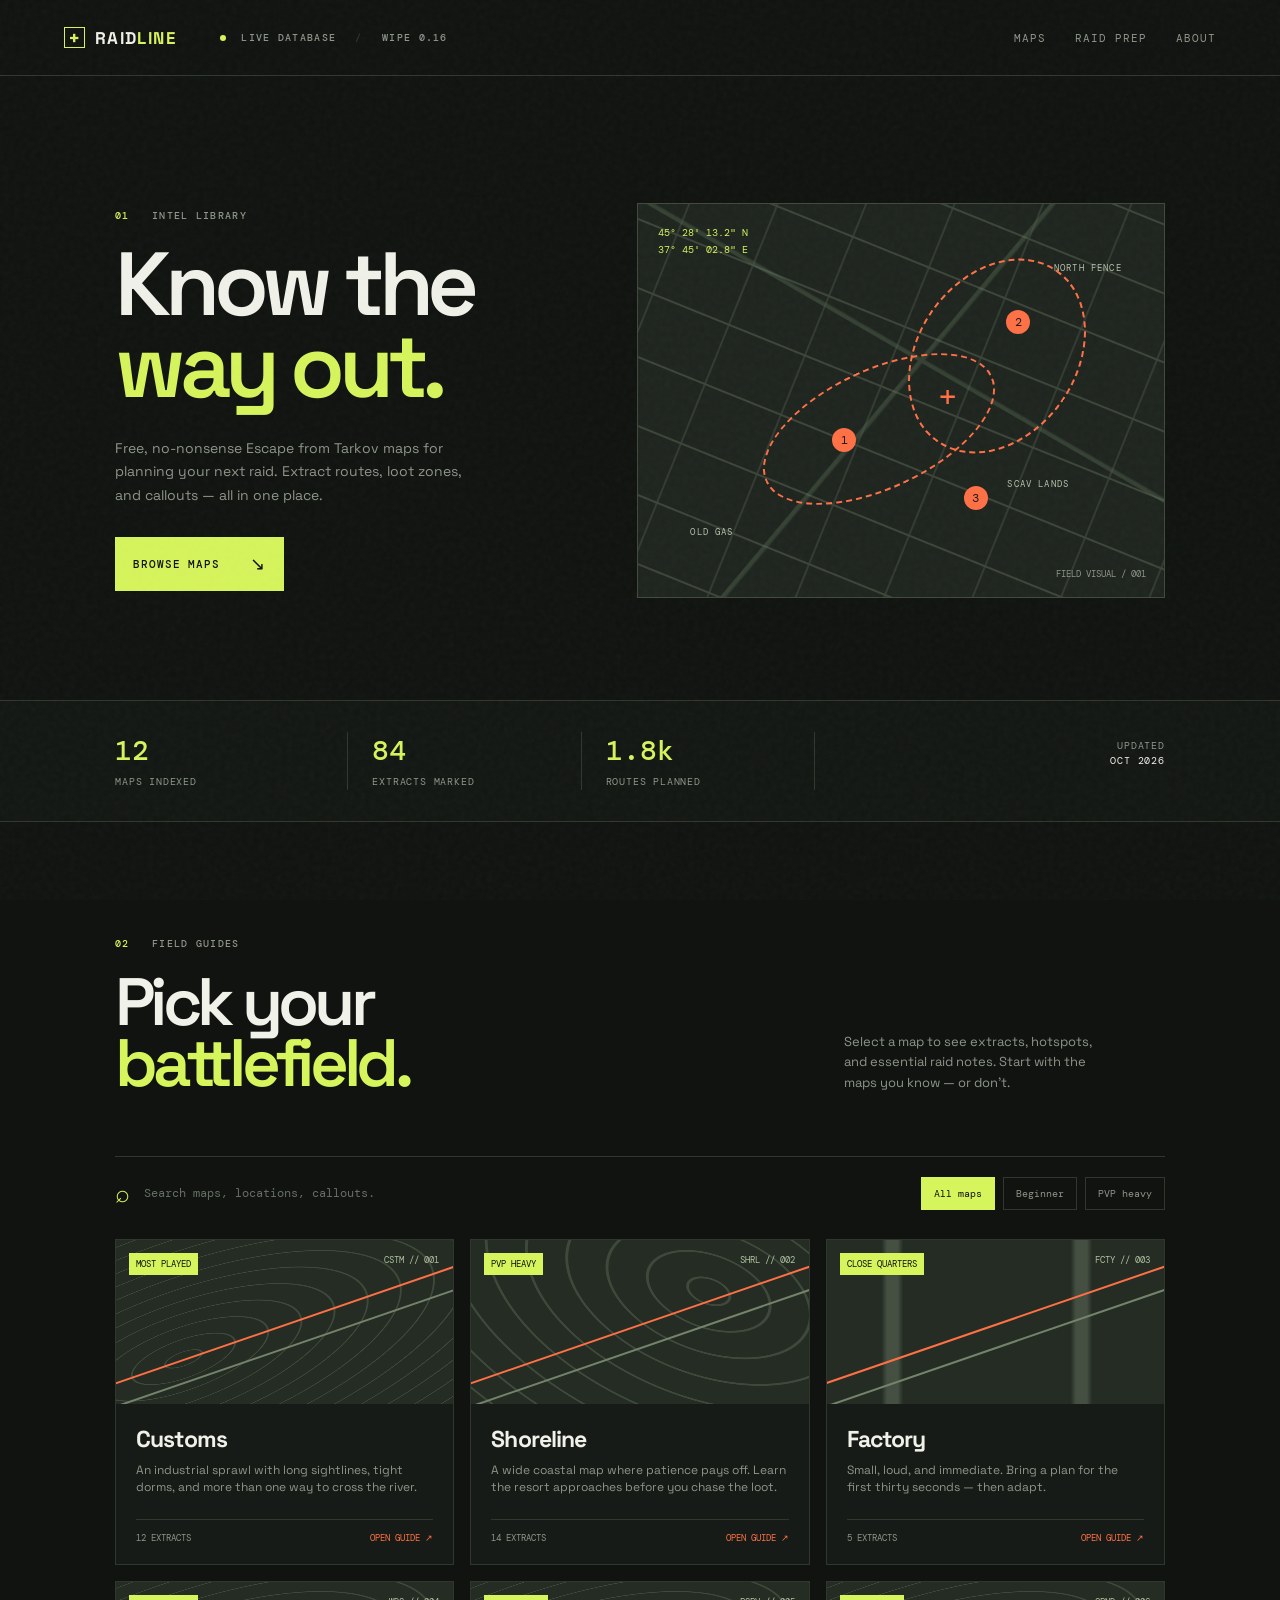
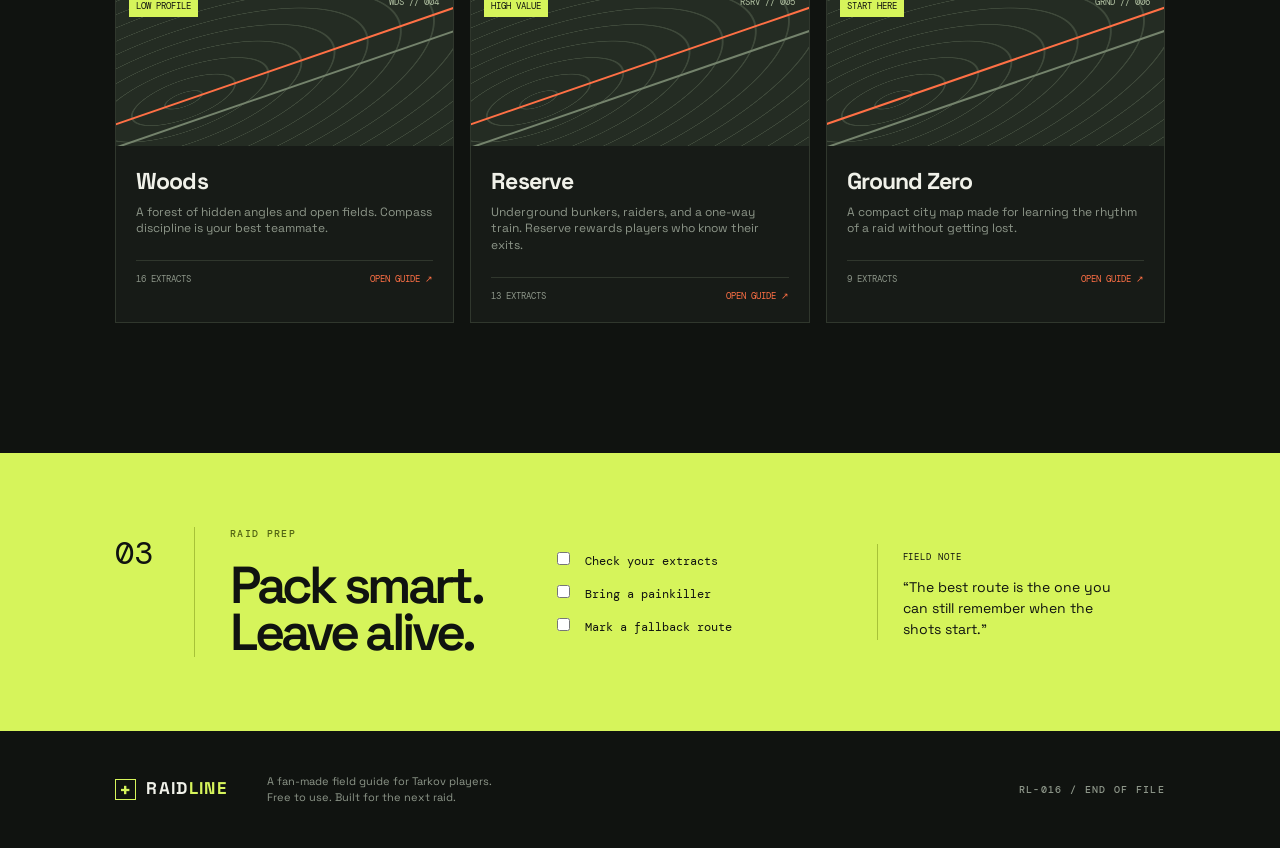
<file: index.html>
<!doctype html>
<html lang="en">
<head>
  <meta charset="UTF-8" />
  <meta name="viewport" content="width=device-width, initial-scale=1.0" />
  <meta name="description" content="Free Escape from Tarkov maps, extracts, loot routes, and raid prep notes." />
  <title>RAIDLINE — Free Tarkov Maps</title>
  <link rel="preconnect" href="https://fonts.googleapis.com" />
  <link rel="preconnect" href="https://fonts.gstatic.com" crossorigin />
  <link href="https://fonts.googleapis.com/css2?family=DM+Mono:wght@400;500&family=Space+Grotesk:wght@400;500;600;700&display=swap" rel="stylesheet" />
  <link rel="stylesheet" href="style.css" />
</head>
<body>
  <div class="noise"></div>
  <header class="topbar">
    <a class="brand" href="#top" aria-label="Raidline home"><span class="brand-mark">+</span><span>RAID<span>LINE</span></span></a>
    <div class="status"><i></i> LIVE DATABASE <span class="slash">/</span> WIPE 0.16</div>
    <nav><a href="#maps">Maps</a><a href="#loadout">Raid prep</a><a href="#about">About</a></nav>
    <button class="menu-btn" aria-label="Open menu">☰</button>
  </header>

  <main id="top">
    <section class="hero">
      <div class="hero-copy">
        <p class="eyebrow"><span>01</span> INTEL LIBRARY</p>
        <h1>Know the<br /><em>way out.</em></h1>
        <p class="intro">Free, no-nonsense Escape from Tarkov maps for planning your next raid. Extract routes, loot zones, and callouts — all in one place.</p>
        <a class="cta" href="#maps">Browse maps <span>↘</span></a>
      </div>
      <div class="hero-visual" aria-label="Stylized topographic map graphic">
        <div class="coordinate">45° 28' 13.2" N<br />37° 45' 02.8" E</div>
        <div class="crosshair">+</div>
        <div class="route route-a"></div><div class="route route-b"></div>
        <div class="pin pin-one">1</div><div class="pin pin-two">2</div><div class="pin pin-three">3</div>
        <span class="map-label label-a">NORTH FENCE</span><span class="map-label label-b">OLD GAS</span><span class="map-label label-c">SCAV LANDS</span>
        <div class="contours"></div>
        <div class="visual-tag">FIELD VISUAL / 001</div>
      </div>
    </section>

    <section class="stats" aria-label="Database stats">
      <div><strong>12</strong><span>MAPS INDEXED</span></div><div><strong>84</strong><span>EXTRACTS MARKED</span></div><div><strong>1.8k</strong><span>ROUTES PLANNED</span></div><div class="stat-note">UPDATED<br /><b>OCT 2026</b></div>
    </section>

    <section class="maps-section" id="maps">
      <div class="section-heading"><div><p class="eyebrow"><span>02</span> FIELD GUIDES</p><h2>Pick your<br /><em>battlefield.</em></h2></div><p class="section-desc">Select a map to see extracts, hotspots, and essential raid notes. Start with the maps you know — or don’t.</p></div>
      <div class="toolbar"><div class="search-wrap"><span>⌕</span><input id="search" type="search" placeholder="Search maps, locations, callouts..." /></div><div class="filters" role="group" aria-label="Filter maps"><button class="filter active" data-filter="all">All maps</button><button class="filter" data-filter="beginner">Beginner</button><button class="filter" data-filter="pvp">PVP heavy</button></div></div>
      <div class="map-grid" id="mapGrid"></div>
      <p class="empty" id="emptyState">No maps match that search.</p>
    </section>

    <section class="prep" id="loadout"><div class="prep-number">03</div><div><p class="eyebrow">RAID PREP</p><h2>Pack smart.<br /><em>Leave alive.</em></h2></div><div class="prep-checks"><label><input type="checkbox" /> <span>Check your extracts</span></label><label><input type="checkbox" /> <span>Bring a painkiller</span></label><label><input type="checkbox" /> <span>Mark a fallback route</span></label></div><div class="prep-tip"><span>FIELD NOTE</span><p>“The best route is the one you can still remember when the shots start.”</p></div></section>
  </main>

  <footer id="about"><div class="brand"><span class="brand-mark">+</span><span>RAID<span>LINE</span></span></div><p>A fan-made field guide for Tarkov players.<br />Free to use. Built for the next raid.</p><span class="footer-code">RL-016 / END OF FILE</span></footer>

  <div class="modal" id="mapModal" aria-hidden="true"><div class="modal-card map-viewer"><button class="close" id="closeModal" aria-label="Close map details">×</button><div class="viewer-head"><div><p class="eyebrow" id="modalType">INTERACTIVE MAP // FREE GUIDE</p><h2 id="modalTitle">Customs</h2></div><div class="viewer-code" id="modalCode">CSTM // 001</div></div><p id="modalBlurb"></p><div class="viewer-layout"><div class="interactive-map" id="interactiveMap" tabindex="0" aria-label="Interactive map viewer"><div class="map-canvas" id="mapCanvas"><div class="map-river"></div><div class="map-road road-one"></div><div class="map-road road-two"></div><div class="map-building b-one"></div><div class="map-building b-two"></div><div class="map-building b-three"></div><div class="map-zone zone-one">DORMS</div><div class="map-zone zone-two">OLD GAS</div><div class="map-zone zone-three">WAREHOUSES</div><div class="marker extract" style="left:13%;top:70%" data-title="Crossroads" data-info="Follow the wall south to reach your extract.">E</div><div class="marker extract" style="left:78%;top:20%" data-title="ZB-1011" data-info="Single-use extract. Check the green flare before committing.">E</div><div class="marker loot" style="left:50%;top:37%" data-title="Dorms — Marked Room" data-info="High-value loot, high-risk approach.">L</div><div class="marker loot" style="left:27%;top:30%" data-title="Warehouse Stash" data-info="Low-profile stash near the blue container.">L</div><div class="marker danger" style="left:64%;top:68%" data-title="Scav Hotspot" data-info="Expect contact around the road bend.">!</div></div><div class="map-crosshair">+</div><div class="zoom-controls"><button id="zoomIn" aria-label="Zoom in">+</button><button id="zoomOut" aria-label="Zoom out">−</button><button id="resetZoom" aria-label="Reset map view">⌂</button></div><div class="zoom-readout" id="zoomReadout">100%</div></div><aside class="viewer-side"><div class="layer-title">MAP LAYERS</div><label><input type="checkbox" class="layer-toggle" data-layer="extract" checked /><i class="legend-dot extract-dot"></i> Extracts <b id="extractCount">02</b></label><label><input type="checkbox" class="layer-toggle" data-layer="loot" checked /><i class="legend-dot loot-dot"></i> Loot zones <b>02</b></label><label><input type="checkbox" class="layer-toggle" data-layer="danger" checked /><i class="legend-dot danger-dot"></i> Danger zones <b>01</b></label><div class="marker-info" id="markerInfo"><span>CLICK A MARKER</span><strong>Explore the map</strong><p>Select an extract, loot spot, or danger marker for field notes.</p></div><div class="viewer-stats"><div><span>EXTRACTS</span><strong id="modalExtracts">12</strong></div><div><span>DIFFICULTY</span><strong id="modalDifficulty">Moderate</strong></div><div><span>BEST FOR</span><strong id="modalBest">First raids</strong></div></div></aside></div><p class="map-hint">DRAG TO PAN <span>•</span> SCROLL TO ZOOM <span>•</span> CLICK MARKERS FOR INTEL</p></div></div>
  <script src="script.js"></script>
</body>
</html>
</file>
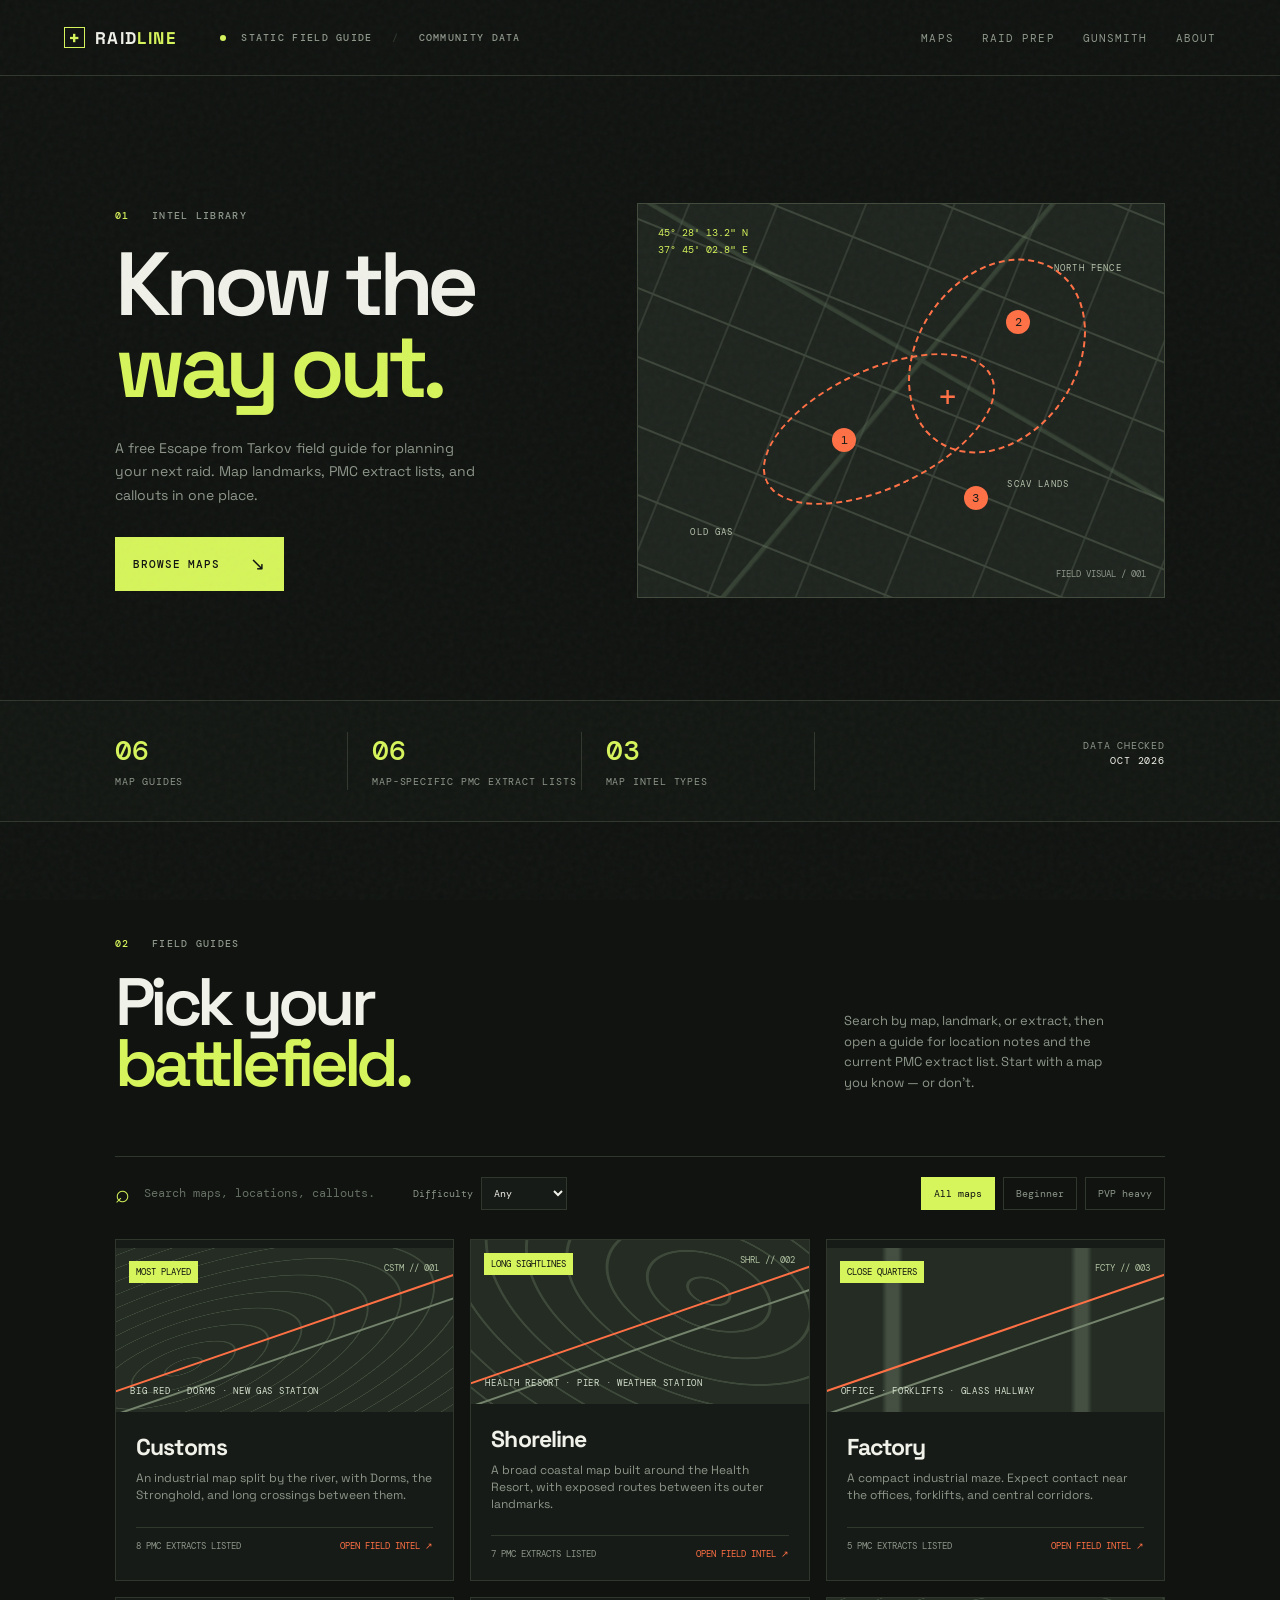
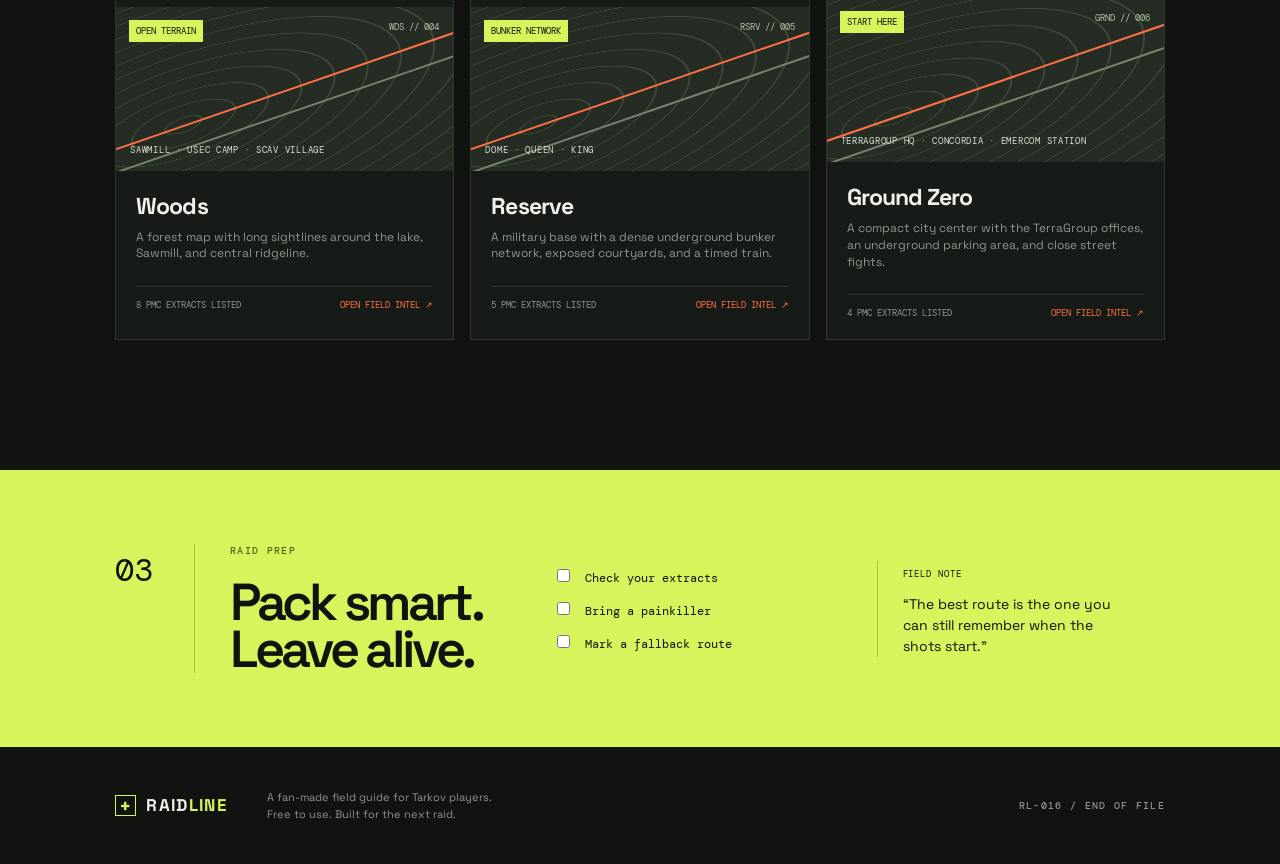
<file: EFT-amp/index.html>
<!doctype html>
<html lang="en">
<head>
  <meta charset="UTF-8" />
  <meta name="viewport" content="width=device-width, initial-scale=1.0" />
  <meta name="description" content="A free Escape from Tarkov field guide with map callouts, extracts, and raid prep notes." />
  <title>RAIDLINE — Free Tarkov Maps</title>
  <link rel="preconnect" href="https://fonts.googleapis.com" />
  <link rel="preconnect" href="https://fonts.gstatic.com" crossorigin />
  <link href="https://fonts.googleapis.com/css2?family=DM+Mono:wght@400;500&family=Space+Grotesk:wght@400;500;600;700&display=swap" rel="stylesheet" />
  <link rel="stylesheet" href="style.css" />
</head>
<body>
  <div class="noise"></div>
  <header class="topbar">
    <a class="brand" href="#top" aria-label="Raidline home"><span class="brand-mark">+</span><span>RAID<span>LINE</span></span></a>
    <div class="status"><i></i> STATIC FIELD GUIDE <span class="slash">/</span> COMMUNITY DATA</div>
    <nav id="primaryNav"><a href="#maps">Maps</a><a href="#loadout">Raid prep</a><a href="gunsmith.html">Gunsmith</a><a href="#about">About</a></nav>
    <button class="menu-btn" id="menuToggle" aria-label="Open navigation" aria-expanded="false" aria-controls="primaryNav">☰</button>
  </header>

  <main id="top">
    <section class="hero">
      <div class="hero-copy">
        <p class="eyebrow"><span>01</span> INTEL LIBRARY</p>
        <h1>Know the<br /><em>way out.</em></h1>
        <p class="intro">A free Escape from Tarkov field guide for planning your next raid. Map landmarks, PMC extract lists, and callouts in one place.</p>
        <a class="cta" href="#maps">Browse maps <span>↘</span></a>
      </div>
      <div class="hero-visual" aria-label="Stylized topographic map graphic">
        <div class="coordinate">45° 28' 13.2" N<br />37° 45' 02.8" E</div>
        <div class="crosshair">+</div>
        <div class="route route-a"></div><div class="route route-b"></div>
        <div class="pin pin-one">1</div><div class="pin pin-two">2</div><div class="pin pin-three">3</div>
        <span class="map-label label-a">NORTH FENCE</span><span class="map-label label-b">OLD GAS</span><span class="map-label label-c">SCAV LANDS</span>
        <div class="contours"></div>
        <div class="visual-tag">FIELD VISUAL / 001</div>
      </div>
    </section>

    <section class="stats" aria-label="Guide contents">
      <div><strong>06</strong><span>MAP GUIDES</span></div><div><strong>06</strong><span>MAP-SPECIFIC PMC EXTRACT LISTS</span></div><div><strong>03</strong><span>MAP INTEL TYPES</span></div><div class="stat-note">DATA CHECKED<br /><b>OCT 2026</b></div>
    </section>

    <section class="maps-section" id="maps">
      <div class="section-heading"><div><p class="eyebrow"><span>02</span> FIELD GUIDES</p><h2>Pick your<br /><em>battlefield.</em></h2></div><p class="section-desc">Search by map, landmark, or extract, then open a guide for location notes and the current PMC extract list. Start with a map you know — or don’t.</p></div>
      <div class="toolbar"><div class="search-wrap"><span aria-hidden="true">⌕</span><input id="search" type="search" placeholder="Search maps, locations, callouts..." aria-label="Search maps and map intel" /><label class="difficulty-control" for="difficultyFilter">Difficulty <select id="difficultyFilter"><option value="all">Any</option><option>Easy</option><option>Moderate</option><option>Hard</option></select></label></div><div class="filters" role="group" aria-label="Filter maps by play style"><button class="filter active" data-filter="all" aria-pressed="true">All maps</button><button class="filter" data-filter="beginner" aria-pressed="false">Beginner</button><button class="filter" data-filter="pvp" aria-pressed="false">PVP heavy</button></div></div>
      <div class="map-grid" id="mapGrid"></div>
      <p class="empty" id="emptyState">No maps match that search.</p>
    </section>

    <section class="prep" id="loadout"><div class="prep-number">03</div><div><p class="eyebrow">RAID PREP</p><h2>Pack smart.<br /><em>Leave alive.</em></h2></div><div class="prep-checks"><label><input type="checkbox" data-prep="extracts" /> <span>Check your extracts</span></label><label><input type="checkbox" data-prep="painkiller" /> <span>Bring a painkiller</span></label><label><input type="checkbox" data-prep="fallback" /> <span>Mark a fallback route</span></label></div><div class="prep-tip"><span>FIELD NOTE</span><p>“The best route is the one you can still remember when the shots start.”</p></div></section>
  </main>

  <footer id="about"><div class="brand"><span class="brand-mark">+</span><span>RAID<span>LINE</span></span></div><p>A fan-made field guide for Tarkov players.<br />Free to use. Built for the next raid.</p><span class="footer-code">RL-016 / END OF FILE</span></footer>

  <div class="modal" id="mapModal" aria-hidden="true"><div class="modal-card map-viewer" role="dialog" aria-modal="true" aria-labelledby="modalTitle"><button class="close" id="closeModal" aria-label="Close map details">×</button><div class="viewer-head"><div><p class="eyebrow" id="modalType">MAP INTEL // SCHEMATIC</p><h2 id="modalTitle">Customs</h2></div><div class="viewer-code" id="modalCode">CSTM // 001</div></div><p id="modalBlurb"></p><div class="viewer-layout"><div class="interactive-map" id="interactiveMap" aria-label="Decorative schematic map, not to scale"><div class="map-canvas" id="mapCanvas"></div><div class="map-crosshair" aria-hidden="true">+</div><div class="zoom-controls"><button id="zoomIn" aria-label="Zoom in">+</button><button id="zoomOut" aria-label="Zoom out">−</button><button id="resetZoom" aria-label="Reset schematic view">↺</button></div><div class="zoom-readout" id="zoomReadout" aria-live="polite">100%</div></div><aside class="viewer-side"><div class="layer-title">FIELD INTEL</div><div class="map-intel" id="mapIntel"></div><div class="viewer-stats"><div><span>PMC EXTRACTS</span><strong id="modalExtracts">—</strong></div><div><span>DIFFICULTY</span><strong id="modalDifficulty">—</strong></div><div><span>BEST FOR</span><strong id="modalBest">—</strong></div></div></aside></div><p class="map-hint">SCHEMATIC ONLY · NOT TO SCALE · EXTRACTS VARY BY RAID</p></div></div>
  <script src="script.js"></script>
</body>
</html>
</file>
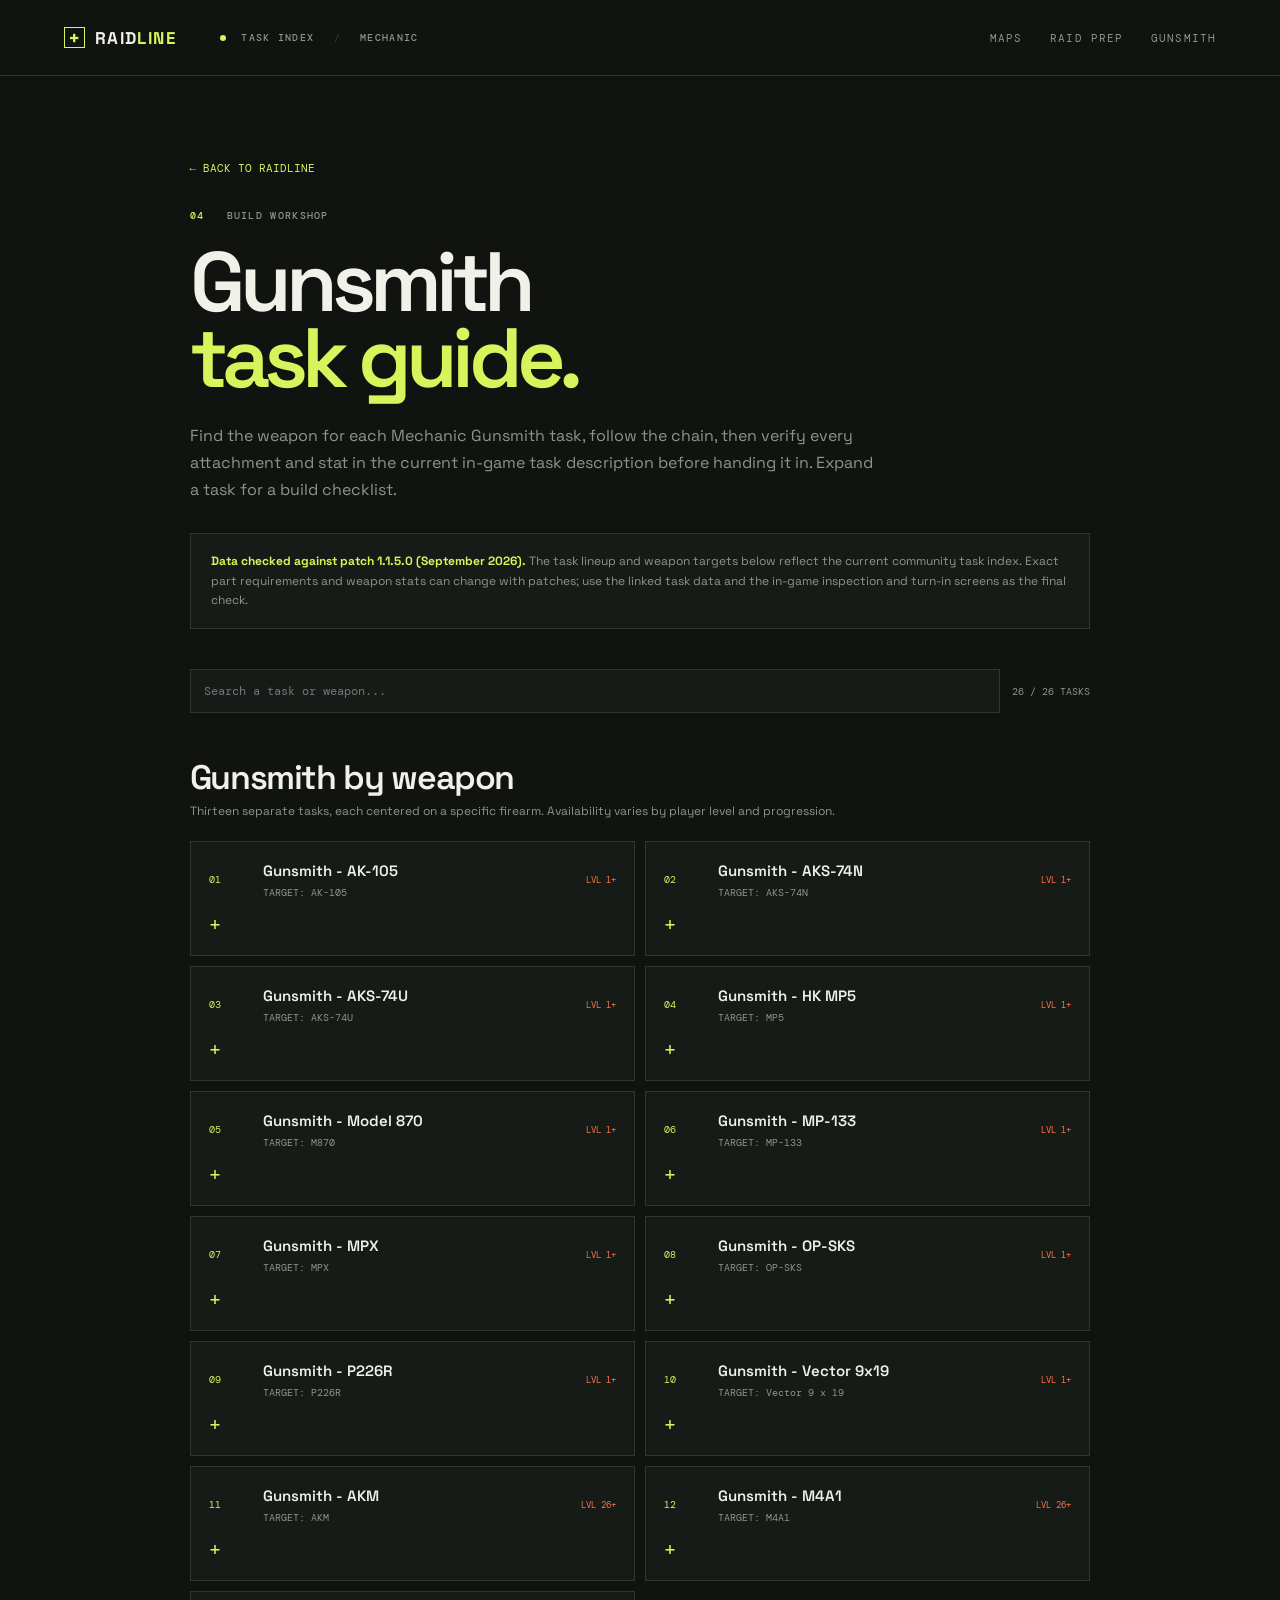
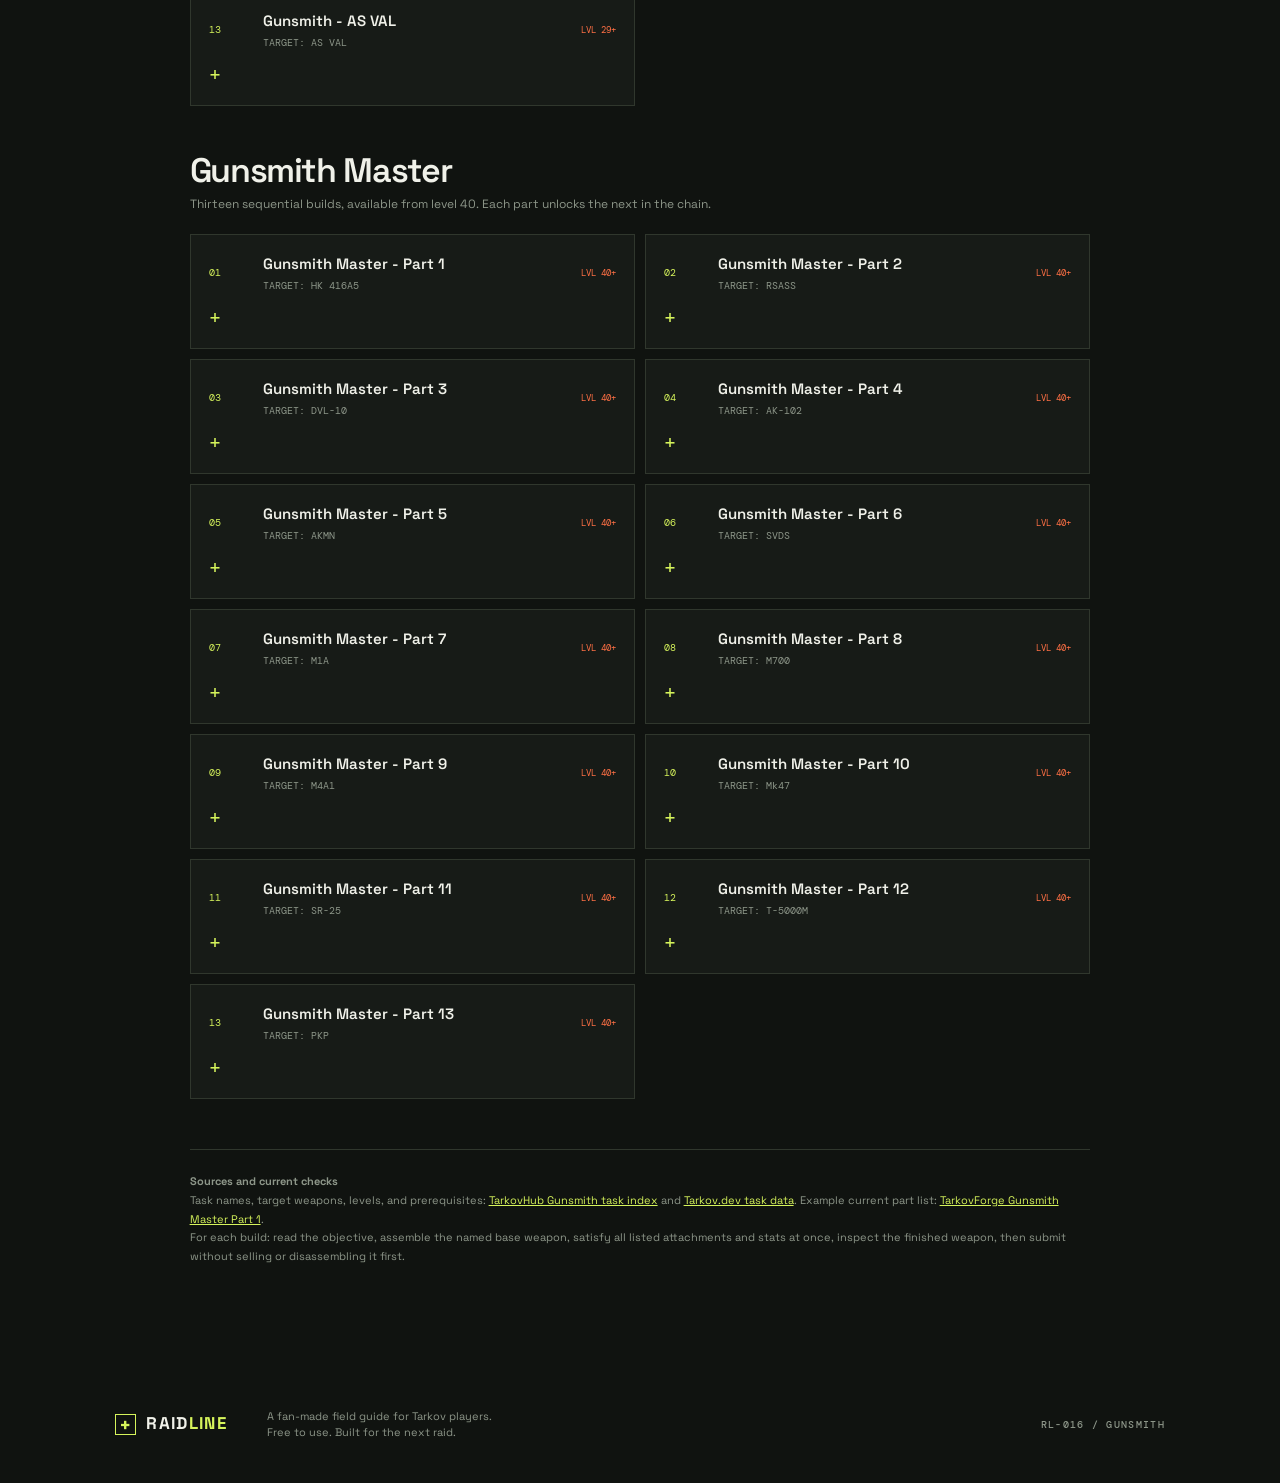
<file: EFT-amp/gunsmith.html>
<!doctype html>
<html lang="en">
<head>
  <meta charset="UTF-8" />
  <meta name="viewport" content="width=device-width, initial-scale=1.0" />
  <meta name="description" content="Escape from Tarkov Gunsmith task index with weapon targets, progression, and build verification steps." />
  <title>Gunsmith Task Guide — RAIDLINE</title>
  <link rel="preconnect" href="https://fonts.googleapis.com" />
  <link rel="preconnect" href="https://fonts.gstatic.com" crossorigin />
  <link href="https://fonts.googleapis.com/css2?family=DM+Mono:wght@400;500&family=Space+Grotesk:wght@400;500;600;700&display=swap" rel="stylesheet" />
  <link rel="stylesheet" href="style.css" />
  <style>
    .guide{max-width:1080px;margin:auto;padding:80px 7vw 100px}.guide h1{font-size:clamp(48px,7vw,84px)}
    .guide-intro{max-width:690px;color:var(--muted);line-height:1.7;margin:25px 0 30px}
    .guide-back{display:inline-block;color:var(--acid);font:11px var(--mono);margin-bottom:34px;text-decoration:none}
    .patch-note{padding:18px 20px;border:1px solid var(--line);background:var(--panel);color:var(--muted);font-size:12px;line-height:1.6;margin:26px 0 40px}
    .patch-note strong{color:var(--acid)}.task-tools{display:flex;gap:12px;align-items:center;margin:25px 0}
    .task-tools input{flex:1;min-width:200px;background:var(--panel);border:1px solid var(--line);color:var(--text);padding:13px;font:12px var(--mono)}
    .task-tools output{font:10px var(--mono);color:var(--muted)}
    .task-section{margin:50px 0}.task-section h2{font-size:34px;letter-spacing:-.04em;margin:0 0 8px}
    .task-section>p{font-size:12px;color:var(--muted);line-height:1.6;margin:0 0 20px}
    .task-list{display:grid;grid-template-columns:repeat(2,minmax(0,1fr));gap:10px}
    .task-card{border:1px solid var(--line);background:var(--panel);padding:0}
    .task-card summary{cursor:pointer;list-style:none;padding:18px;display:grid;grid-template-columns:42px 1fr auto;gap:12px;align-items:center}
    .task-card summary::-webkit-details-marker{display:none}.task-card summary:after{content:'+';color:var(--acid);font:20px var(--mono)}
    .task-card[open] summary:after{content:'−'}.task-num{color:var(--acid);font:10px var(--mono)}
    .task-title{font-size:15px;font-weight:600}.task-target{display:block;color:var(--muted);font:10px var(--mono);margin-top:5px}
    .task-level{color:var(--orange);font:9px var(--mono);white-space:nowrap}
    .task-content{padding:0 18px 19px 72px;color:var(--muted);font-size:12px;line-height:1.65}
    .task-content ol{padding-left:17px}.task-content a,.source-list a{color:var(--acid)}
    .task-empty{display:none;color:var(--muted);font:12px var(--mono);padding:20px 0}
    .source-list{border-top:1px solid var(--line);padding-top:22px;color:var(--muted);font-size:11px;line-height:1.7}
    @media(max-width:700px){.guide{padding-top:55px}.task-list{grid-template-columns:1fr}.task-tools{align-items:stretch;flex-direction:column}.task-card summary{grid-template-columns:32px 1fr auto}.task-content{padding-left:62px}}
  </style>
</head>
<body>
  <header class="topbar">
    <a class="brand" href="index.html"><span class="brand-mark">+</span><span>RAID<span>LINE</span></span></a>
    <div class="status"><i></i> TASK INDEX <span class="slash">/</span> MECHANIC</div>
    <nav id="primaryNav"><a href="index.html#maps">Maps</a><a href="index.html#loadout">Raid prep</a><a href="gunsmith.html" aria-current="page">Gunsmith</a></nav>
    <button class="menu-btn" id="menuToggle" aria-label="Open navigation" aria-expanded="false" aria-controls="primaryNav">☰</button>
  </header>
  <main class="guide">
    <a class="guide-back" href="index.html">← BACK TO RAIDLINE</a>
    <p class="eyebrow"><span>04</span> BUILD WORKSHOP</p>
    <h1>Gunsmith<br /><em>task guide.</em></h1>
    <p class="guide-intro">Find the weapon for each Mechanic Gunsmith task, follow the chain, then verify every attachment and stat in the current in-game task description before handing it in. Expand a task for a build checklist.</p>
    <div class="patch-note"><strong>Data checked against patch 1.1.5.0 (September 2026).</strong> The task lineup and weapon targets below reflect the current community task index. Exact part requirements and weapon stats can change with patches; use the linked task data and the in-game inspection and turn-in screens as the final check.</div>
    <div class="task-tools"><input id="taskSearch" type="search" placeholder="Search a task or weapon..." aria-label="Search Gunsmith tasks" /><output id="taskCount" aria-live="polite"></output></div>
    <section class="task-section" aria-labelledby="standardHeading">
      <h2 id="standardHeading">Gunsmith by weapon</h2>
      <p>Thirteen separate tasks, each centered on a specific firearm. Availability varies by player level and progression.</p>
      <div class="task-list" id="weaponTasks"></div>
    </section>
    <section class="task-section" aria-labelledby="masterHeading">
      <h2 id="masterHeading">Gunsmith Master</h2>
      <p>Thirteen sequential builds, available from level 40. Each part unlocks the next in the chain.</p>
      <div class="task-list" id="masterTasks"></div>
    </section>
    <p class="task-empty" id="taskEmpty">No Gunsmith tasks match that search.</p>
    <div class="source-list"><strong>Sources and current checks</strong><br />Task names, target weapons, levels, and prerequisites: <a href="https://tarkovhub.fr/dossiers/quetes-armurier" target="_blank" rel="noreferrer">TarkovHub Gunsmith task index</a> and <a href="https://tarkov.dev/tasks/" target="_blank" rel="noreferrer">Tarkov.dev task data</a>. Example current part list: <a href="https://tarkovforge.web.app/task-guide/gunsmith-master-part-1" target="_blank" rel="noreferrer">TarkovForge Gunsmith Master Part 1</a>.<br />For each build: read the objective, assemble the named base weapon, satisfy all listed attachments and stats at once, inspect the finished weapon, then submit without selling or disassembling it first.</div>
  </main>
  <footer><div class="brand"><span class="brand-mark">+</span><span>RAID<span>LINE</span></span></div><p>A fan-made field guide for Tarkov players.<br />Free to use. Built for the next raid.</p><span class="footer-code">RL-016 / GUNSMITH</span></footer>
  <script>
    const weaponTasks = [
      ['AK-105', 'AK-105', 1, 'gunsmith-ak-105'], ['AKS-74N', 'AKS-74N', 1, 'gunsmith-aks-74n'], ['AKS-74U', 'AKS-74U', 1, 'gunsmith-aks-74u'],
      ['HK MP5', 'MP5', 1, 'gunsmith-hk-mp5'], ['Model 870', 'M870', 1, 'gunsmith-model-870'], ['MP-133', 'MP-133', 1, 'gunsmith-mp-133'],
      ['MPX', 'MPX', 1, 'gunsmith-mpx'], ['OP-SKS', 'OP-SKS', 1, 'gunsmith-op-sks'], ['P226R', 'P226R', 1, 'gunsmith-p226r'],
      ['Vector 9x19', 'Vector 9 x 19', 1, 'gunsmith-vector-9x19'], ['AKM', 'AKM', 26, 'gunsmith-akm'], ['M4A1', 'M4A1', 26, 'gunsmith-m4a1'], ['AS VAL', 'AS VAL', 29, 'gunsmith-as-val']
    ];
    const masterTasks = [
      ['HK 416A5', 'gunsmith-master-part-1'], ['RSASS', 'gunsmith-master-part-2'], ['DVL-10', 'gunsmith-master-part-3'],
      ['AK-102', 'gunsmith-master-part-4'], ['AKMN', 'gunsmith-master-part-5'], ['SVDS', 'gunsmith-master-part-6'],
      ['M1A', 'gunsmith-master-part-7'], ['M700', 'gunsmith-master-part-8'], ['M4A1', 'gunsmith-master-part-9'],
      ['Mk47', 'gunsmith-master-part-10'], ['SR-25', 'gunsmith-master-part-11'], ['T-5000M', 'gunsmith-master-part-12'],
      ['PKP', 'gunsmith-master-part-13']
    ];
    const sourceIndex = 'https://tarkovhub.fr/dossiers/quetes-armurier';
    const guideUrl = 'https://tarkov.dev/tasks/';
    const cardMarkup = (title, target, number, level, chain, taskSlug) => `<details class="task-card" data-search="${(title + ' ' + target + ' ' + chain).toLowerCase()}"><summary><span class="task-num">${number}</span><span><span class="task-title">${title}</span><span class="task-target">TARGET: ${target}</span></span><span class="task-level">LVL ${level}+</span></summary><div class="task-content"><p><strong>Build target:</strong> ${target}. Check the task's exact requirements in game; required parts, weight, durability, ergonomics, and recoil thresholds must all match together.</p><ol><li>Start with the correct base weapon variant.</li><li>Install each required part and any adapter the task specifies.</li><li>Compare all stats against the current objective; remove unlisted parts if they affect requirements.</li><li>Inspect the completed gun and submit it to Mechanic.</li></ol><a href="https://tarkovforge.web.app/task-guide/${taskSlug}" target="_blank" rel="noreferrer">Open current part list and build steps ↗</a> · <a href="${sourceIndex}" target="_blank" rel="noreferrer">Task chain source ↗</a></div></details>`;
    document.querySelector('#weaponTasks').innerHTML = weaponTasks.map(([name, gun, level, slug], i) => cardMarkup(`Gunsmith - ${name}`, gun, String(i + 1).padStart(2, '0'), level, 'weapon task', slug)).join('');
    document.querySelector('#masterTasks').innerHTML = masterTasks.map(([gun, slug], i) => cardMarkup(`Gunsmith Master - Part ${i + 1}`, gun, String(i + 1).padStart(2, '0'), 40, `part ${i + 1} ${i ? 'part ' + i : 'starting task'}`, slug)).join('');
    const taskSearch = document.querySelector('#taskSearch');
    const taskCards = [...document.querySelectorAll('.task-card')];
    function filterTasks() {
      const query = taskSearch.value.trim().toLowerCase(); let visible = 0;
      taskCards.forEach(card => { const match = card.dataset.search.includes(query); card.hidden = !match; if (match) visible++; });
      document.querySelector('#taskCount').textContent = `${visible} / ${taskCards.length} TASKS`;
      document.querySelector('#taskEmpty').style.display = visible ? 'none' : 'block';
      document.querySelector('#standardHeading').closest('.task-section').hidden = !weaponTasks.some(task => task.join(' ').toLowerCase().includes(query));
      document.querySelector('#masterHeading').closest('.task-section').hidden = !masterTasks.some((gun, i) => (`Gunsmith Master Part ${i + 1} ${gun} part ${i + 1}`).toLowerCase().includes(query));
    }
    taskSearch.addEventListener('input', filterTasks);
    const menuToggle = document.querySelector('#menuToggle');
    const primaryNav = document.querySelector('#primaryNav');
    menuToggle.addEventListener('click', () => {
      const open = menuToggle.getAttribute('aria-expanded') !== 'true';
      menuToggle.setAttribute('aria-expanded', String(open));
      menuToggle.setAttribute('aria-label', open ? 'Close navigation' : 'Open navigation');
      primaryNav.classList.toggle('open', open);
    });
    primaryNav.querySelectorAll('a').forEach(link => link.addEventListener('click', () => {
      menuToggle.setAttribute('aria-expanded', 'false');
      menuToggle.setAttribute('aria-label', 'Open navigation');
      primaryNav.classList.remove('open');
    }));
    filterTasks();
  </script>
</body>
</html>
</file>
<file: style.css>
:root{--bg:#101310;--panel:#171b17;--line:#30372d;--muted:#8d9689;--text:#f0f1e9;--acid:#d6f45b;--orange:#ff7045;--mono:'DM Mono',monospace;--sans:'Space Grotesk',sans-serif}*{box-sizing:border-box}html{scroll-behavior:smooth}body{margin:0;background:var(--bg);color:var(--text);font-family:var(--sans);overflow-x:hidden}.noise{position:fixed;inset:0;opacity:.035;pointer-events:none;z-index:10;background-image:url("data:image/svg+xml,%3Csvg viewBox='0 0 180 180' xmlns='http://www.w3.org/2000/svg'%3E%3Cfilter id='n'%3E%3CfeTurbulence type='fractalNoise' baseFrequency='.9' numOctaves='3' stitchTiles='stitch'/%3E%3C/filter%3E%3Crect width='100%25' height='100%25' filter='url(%23n)'/%3E%3C/svg%3E")}.topbar{height:76px;border-bottom:1px solid var(--line);display:flex;align-items:center;padding:0 5vw;gap:44px;position:relative;z-index:2}.brand{font-weight:700;letter-spacing:.08em;font-size:17px;display:flex;gap:10px;align-items:center;color:var(--text);text-decoration:none}.brand span span{color:var(--acid)}.brand-mark{display:grid;place-items:center;border:1px solid var(--acid);width:21px;height:21px;color:var(--acid)!important;font-size:20px;line-height:1}.status,.eyebrow,.footer-code{font:500 10px var(--mono);letter-spacing:.13em;color:var(--muted)}.status i{display:inline-block;width:6px;height:6px;background:var(--acid);border-radius:50%;margin-right:8px}.slash{color:var(--line);margin:0 12px}.topbar nav{margin-left:auto;display:flex;gap:28px}.topbar nav a{color:var(--muted);text-decoration:none;font:11px var(--mono);text-transform:uppercase;letter-spacing:.1em}.topbar nav a:hover{color:var(--acid)}.menu-btn{display:none;background:none;border:0;color:var(--text);font-size:22px}.hero{min-height:625px;padding:106px 9vw 82px;display:grid;grid-template-columns: .9fr 1.1fr;gap:7vw;align-items:center;border-bottom:1px solid var(--line)}.eyebrow{margin:0 0 22px}.eyebrow span{color:var(--acid);margin-right:15px}h1,h2{font-size:clamp(54px,7vw,104px);line-height:.91;letter-spacing:-.07em;margin:0;font-weight:600}h1 em,h2 em{color:var(--acid);font-style:normal}.intro{color:var(--muted);max-width:370px;line-height:1.65;font-size:14px;margin:30px 0}.cta{display:inline-flex;align-items:center;gap:30px;color:var(--bg);background:var(--acid);padding:15px 18px;text-decoration:none;font:500 11px var(--mono);text-transform:uppercase;letter-spacing:.08em;transition:.2s}.cta span{font-size:18px}.cta:hover{background:#efffa3;transform:translateY(-2px)}.hero-visual{height:395px;position:relative;background:#1e241e;overflow:hidden;border:1px solid #414a3b;background-image:linear-gradient(130deg,transparent 0 48%,#354133 48.2% 48.6%,transparent 49%),linear-gradient(30deg,transparent 0 57%,#354133 57.2% 57.6%,transparent 58%)}.hero-visual:before{content:'';position:absolute;inset:0;opacity:.36;background:repeating-linear-gradient(22deg,transparent 0 29px,#72806a 30px 31px,transparent 32px 64px),repeating-linear-gradient(112deg,transparent 0 46px,#566253 47px 48px,transparent 49px 82px)}.coordinate{position:absolute;top:20px;left:20px;font:10px/1.7 var(--mono);color:var(--acid);z-index:1}.crosshair{position:absolute;top:44%;left:57%;font:32px var(--mono);color:var(--orange);z-index:1}.route{position:absolute;border:2px dashed var(--orange);border-radius:50%;z-index:1}.route-a{width:250px;height:120px;top:42%;left:22%;transform:rotate(-25deg)}.route-b{width:160px;height:210px;top:12%;left:53%;transform:rotate(35deg)}.pin{position:absolute;background:var(--orange);color:#171b17;border-radius:50%;width:24px;height:24px;text-align:center;padding-top:4px;font:12px var(--mono);z-index:2}.pin-one{top:57%;left:37%}.pin-two{top:27%;left:70%}.pin-three{top:72%;left:62%}.map-label{position:absolute;font:9px var(--mono);letter-spacing:.13em;color:#b5c1ab;z-index:1}.label-a{top:15%;right:8%}.label-b{bottom:15%;left:10%}.label-c{bottom:27%;right:18%}.visual-tag{position:absolute;bottom:17px;right:18px;font:9px var(--mono);color:var(--muted)}.stats{display:grid;grid-template-columns:repeat(3,1fr) 1.5fr;padding:31px 9vw;border-bottom:1px solid var(--line);background:#131713}.stats div{border-right:1px solid var(--line);padding-left:24px}.stats div:first-child{padding-left:0}.stats div:last-child{border:0}.stats strong{display:block;font:500 28px var(--mono);color:var(--acid)}.stats span,.stat-note{font:10px var(--mono);letter-spacing:.08em;color:var(--muted)}.stat-note{text-align:right;padding-top:6px!important;line-height:1.5}.stat-note b{color:var(--text);font-weight:400}.maps-section{padding:115px 9vw 130px}.section-heading{display:flex;align-items:end;justify-content:space-between;margin-bottom:62px}.section-desc{max-width:270px;color:var(--muted);font-size:13px;line-height:1.6;margin:0 4vw 0 0}.section-heading h2{font-size:67px}.toolbar{display:flex;justify-content:space-between;align-items:center;border-top:1px solid var(--line);padding:20px 0 29px}.search-wrap{display:flex;gap:12px;align-items:center;color:var(--acid);font-size:25px}.search-wrap input{background:none;border:0;outline:0;color:var(--text);font:12px var(--mono);width:245px}.search-wrap input::placeholder{color:#657063}.filters{display:flex;gap:8px}.filter{border:1px solid var(--line);color:var(--muted);background:transparent;padding:9px 12px;font:10px var(--mono);cursor:pointer}.filter:hover,.filter.active{background:var(--acid);border-color:var(--acid);color:var(--bg)}.map-grid{display:grid;grid-template-columns:repeat(3,1fr);gap:16px}.map-card{background:var(--panel);border:1px solid var(--line);min-height:300px;cursor:pointer;transition:.25s;position:relative;overflow:hidden}.map-card:hover{border-color:var(--acid);transform:translateY(-5px)}.card-map{height:164px;background:#242c23;position:relative;overflow:hidden}.card-map:before{content:'';position:absolute;inset:-30%;background:repeating-radial-gradient(ellipse at 30% 50%,transparent 0 18px,#596652 19px 20px,transparent 21px 35px);transform:rotate(-20deg);opacity:.5}.card-map:after{content:'';position:absolute;width:140%;height:2px;left:-20%;top:51%;background:var(--orange);transform:rotate(-19deg);box-shadow:0 22px 0 #74836c}.map-card[data-map="shoreline"] .card-map:before{transform:rotate(20deg);background:repeating-radial-gradient(ellipse at 60% 30%,transparent 0 20px,#596652 21px 23px,transparent 24px 42px)}.map-card[data-map="factory"] .card-map:before{background:linear-gradient(90deg,transparent 12%,#657361 13% 15%,transparent 16% 29%,#657361 30% 32%,transparent 33% 64%,#657361 65% 67%,transparent 68%);transform:rotate(0)}.card-tag{position:absolute;top:13px;left:13px;background:var(--acid);color:var(--bg);font:9px var(--mono);padding:5px 7px;z-index:1}.card-code{position:absolute;right:14px;top:14px;color:#b1c1a2;font:9px var(--mono);z-index:1}.card-body{padding:20px}.card-body h3{font-size:23px;letter-spacing:-.04em;margin:0 0 8px}.card-body p{font-size:12px;color:var(--muted);margin:0;line-height:1.4}.card-meta{display:flex;justify-content:space-between;margin-top:23px;border-top:1px solid var(--line);padding-top:12px;font:9px var(--mono);color:var(--muted)}.card-meta b{font-weight:400;color:var(--orange)}.empty{display:none;color:var(--muted);font:12px var(--mono);padding:30px 0}.prep{background:var(--acid);color:var(--bg);padding:74px 9vw;display:grid;grid-template-columns:80px 1fr 1fr 1fr;gap:35px;align-items:center}.prep .eyebrow{color:#516313}.prep .eyebrow span{color:var(--bg)}.prep h2{font-size:52px}.prep h2 em{color:var(--bg)}.prep-number{font:32px var(--mono);border-right:1px solid #a7c238;height:100%;padding-top:5px}.prep-checks{display:grid;gap:13px;font:12px var(--mono)}.prep-checks input{accent-color:var(--bg);margin-right:8px}.prep-tip{border-left:1px solid #a7c238;padding-left:25px}.prep-tip span{font:9px var(--mono);letter-spacing:.1em}.prep-tip p{font-size:14px;line-height:1.5;margin:12px 0 0;max-width:230px}footer{padding:42px 9vw;display:flex;align-items:center;gap:40px;color:var(--muted);font-size:11px;line-height:1.5}footer p{margin:0}.footer-code{margin-left:auto}.modal{position:fixed;inset:0;background:#080a08cc;display:none;place-items:center;z-index:20;padding:20px}.modal.open{display:grid}.modal-card{background:#1a2019;border:1px solid var(--acid);width:min(600px,100%);padding:38px;position:relative;box-shadow:0 20px 80px #000}.close{position:absolute;right:18px;top:12px;background:none;border:0;color:var(--muted);font-size:28px;cursor:pointer}.modal-card h2{font-size:64px;margin-bottom:15px}.modal-card>p:not(.eyebrow){color:var(--muted);line-height:1.6;font-size:13px;max-width:470px}.modal-columns{display:flex;gap:32px;border-top:1px solid var(--line);border-bottom:1px solid var(--line);padding:19px 0;margin:28px 0}.modal-columns span{display:block;font:9px var(--mono);color:var(--muted);margin-bottom:8px}.modal-columns strong{font:12px var(--mono);color:var(--acid)}.modal-map{height:100px;background:#263025;margin-bottom:26px;position:relative;overflow:hidden;padding:15px;font:9px var(--mono);color:#adbba1}.modal-grid-lines{position:absolute;inset:0;background:linear-gradient(#455344 1px,transparent 1px),linear-gradient(90deg,#455344 1px,transparent 1px);background-size:31px 31px;opacity:.5}.modal-map span,.modal-map b{position:relative}.modal-map b{float:right;color:var(--orange);font-weight:400}.modal-card .cta{margin-top:0}
@media(max-width:800px){.topbar{padding:0 6vw;gap:20px}.status{display:none}.topbar nav{display:none}.menu-btn{display:block;margin-left:auto}.hero{padding:75px 7vw 60px;display:block}.hero-visual{margin-top:55px;height:300px}.stats{padding:25px 7vw;grid-template-columns:repeat(2,1fr);gap:20px}.stats div{border:0;padding:0}.stat-note{text-align:left!important}.maps-section{padding:75px 7vw}.section-heading{display:block;margin-bottom:40px}.section-heading h2{font-size:57px}.section-desc{margin:25px 0 0}.toolbar{display:block}.filters{margin-top:20px;overflow:auto}.map-grid{grid-template-columns:1fr}.prep{padding:55px 7vw;display:block}.prep-number{border:0;margin-bottom:25px}.prep h2{font-size:48px}.prep-checks{margin:35px 0}.prep-tip{border-left:0;border-top:1px solid #a7c238;padding:20px 0 0}footer{padding:35px 7vw;display:block}footer p{margin:20px 0}.footer-code{display:block;margin:0}.modal-card{padding:28px}.modal-card h2{font-size:52px}.modal-columns{gap:15px;justify-content:space-between}.modal-columns strong{font-size:10px}}
.map-viewer{width:min(1000px,100%);padding:32px}.viewer-head{display:flex;justify-content:space-between;align-items:start}.viewer-head h2{font-size:54px}.viewer-code{font:11px var(--mono);color:var(--orange);padding-top:12px}.viewer-layout{display:grid;grid-template-columns:1fr 190px;gap:15px;margin-top:20px}.interactive-map{height:420px;background:#212a20;border:1px solid #4a5a42;position:relative;overflow:hidden;cursor:grab;touch-action:none}.interactive-map.dragging{cursor:grabbing}.map-canvas{position:absolute;inset:-20%;background-color:#2a3629;background-image:linear-gradient(30deg,transparent 0 46%,#687861 46.2% 46.7%,transparent 47%),linear-gradient(115deg,transparent 0 52%,#52614d 52.2% 52.8%,transparent 53%),repeating-radial-gradient(ellipse at 60% 40%,transparent 0 30px,#43533f 31px 33px,transparent 34px 63px);transition:transform .15s ease;transform-origin:center}.map-river{position:absolute;background:#455e59;width:18%;height:140%;left:43%;top:-20%;transform:rotate(18deg);opacity:.8}.map-road{position:absolute;height:5px;background:#a27654;opacity:.8}.road-one{width:110%;left:-5%;top:47%;transform:rotate(-18deg)}.road-two{width:75%;left:17%;top:57%;transform:rotate(54deg)}.map-building{position:absolute;background:#5e684d;border:2px solid #919575;transform:rotate(8deg)}.b-one{width:19%;height:20%;left:62%;top:24%}.b-two{width:15%;height:14%;left:20%;top:52%}.b-three{width:25%;height:12%;left:53%;top:64%}.map-zone{position:absolute;color:#b2c49f;font:9px var(--mono);letter-spacing:.13em}.zone-one{left:65%;top:31%}.zone-two{left:23%;top:59%}.zone-three{left:56%;top:73%}.marker{position:absolute;width:29px;height:29px;border-radius:50%;display:grid;place-items:center;color:var(--bg);font:500 11px var(--mono);z-index:3;cursor:pointer;box-shadow:0 0 0 4px #192119aa;transform:translate(-50%,-50%);transition:.15s}.marker:hover{transform:translate(-50%,-50%) scale(1.25)}.marker.extract{background:var(--acid)}.marker.loot{background:#55c3b0}.marker.danger{background:var(--orange)}.map-crosshair{position:absolute;left:50%;top:50%;color:#d7e8c5;font:28px var(--mono);pointer-events:none}.zoom-controls{position:absolute;right:13px;top:13px;display:grid;gap:5px}.zoom-controls button{width:30px;height:30px;background:#141b14dd;color:var(--acid);border:1px solid #6b7a5f;font:18px var(--mono);cursor:pointer}.zoom-readout{position:absolute;bottom:11px;right:14px;background:#141b14dd;color:#b2c49f;padding:5px 8px;font:9px var(--mono)}.viewer-side{border:1px solid var(--line);padding:17px;background:#141914}.layer-title,.viewer-side label,.viewer-stats span,.map-hint{font:9px var(--mono);letter-spacing:.1em}.layer-title{color:var(--muted);margin-bottom:16px}.viewer-side label{display:flex;align-items:center;gap:8px;margin:15px 0;color:var(--text);cursor:pointer}.viewer-side label input{accent-color:var(--acid)}.viewer-side label b{margin-left:auto;font-weight:400;color:var(--muted)}.legend-dot{width:8px;height:8px;border-radius:50%}.extract-dot{background:var(--acid)}.loot-dot{background:#55c3b0}.danger-dot{background:var(--orange)}.marker-info{border-top:1px solid var(--line);margin-top:22px;padding-top:18px}.marker-info span{font:9px var(--mono);color:var(--orange)}.marker-info strong{font-size:15px;display:block;margin:8px 0}.marker-info p{color:var(--muted);font-size:11px;line-height:1.5;margin:0}.viewer-stats{border-top:1px solid var(--line);margin-top:20px;padding-top:16px;display:grid;gap:13px}.viewer-stats span{display:block;color:var(--muted);margin-bottom:4px}.viewer-stats strong{font:12px var(--mono);color:var(--acid)}.map-hint{color:var(--muted);margin:14px 0 0;text-align:right}.map-hint span{color:var(--acid);margin:0 8px}@media(max-width:800px){.map-viewer{padding:24px}.viewer-head h2{font-size:46px}.viewer-layout{grid-template-columns:1fr}.interactive-map{height:350px}.viewer-side{display:grid;grid-template-columns:repeat(3,1fr);gap:8px}.layer-title{grid-column:1/-1;margin-bottom:0}.viewer-side label{margin:0;font-size:8px}.marker-info,.viewer-stats{grid-column:1/-1}.map-hint{text-align:left;font-size:8px}}
</file>
<file: EFT-amp/style.css>
:root{--bg:#101310;--panel:#171b17;--line:#30372d;--muted:#8d9689;--text:#f0f1e9;--acid:#d6f45b;--orange:#ff7045;--mono:'DM Mono',monospace;--sans:'Space Grotesk',sans-serif}*{box-sizing:border-box}html{scroll-behavior:smooth}body{margin:0;background:var(--bg);color:var(--text);font-family:var(--sans);overflow-x:hidden}.noise{position:fixed;inset:0;opacity:.035;pointer-events:none;z-index:10;background-image:url("data:image/svg+xml,%3Csvg viewBox='0 0 180 180' xmlns='http://www.w3.org/2000/svg'%3E%3Cfilter id='n'%3E%3CfeTurbulence type='fractalNoise' baseFrequency='.9' numOctaves='3' stitchTiles='stitch'/%3E%3C/filter%3E%3Crect width='100%25' height='100%25' filter='url(%23n)'/%3E%3C/svg%3E")}.topbar{height:76px;border-bottom:1px solid var(--line);display:flex;align-items:center;padding:0 5vw;gap:44px;position:relative;z-index:2}.brand{font-weight:700;letter-spacing:.08em;font-size:17px;display:flex;gap:10px;align-items:center;color:var(--text);text-decoration:none}.brand span span{color:var(--acid)}.brand-mark{display:grid;place-items:center;border:1px solid var(--acid);width:21px;height:21px;color:var(--acid)!important;font-size:20px;line-height:1}.status,.eyebrow,.footer-code{font:500 10px var(--mono);letter-spacing:.13em;color:var(--muted)}.status i{display:inline-block;width:6px;height:6px;background:var(--acid);border-radius:50%;margin-right:8px}.slash{color:var(--line);margin:0 12px}.topbar nav{margin-left:auto;display:flex;gap:28px}.topbar nav a{color:var(--muted);text-decoration:none;font:11px var(--mono);text-transform:uppercase;letter-spacing:.1em}.topbar nav a:hover{color:var(--acid)}.menu-btn{display:none;background:none;border:0;color:var(--text);font-size:22px}.hero{min-height:625px;padding:106px 9vw 82px;display:grid;grid-template-columns: .9fr 1.1fr;gap:7vw;align-items:center;border-bottom:1px solid var(--line)}.eyebrow{margin:0 0 22px}.eyebrow span{color:var(--acid);margin-right:15px}h1,h2{font-size:clamp(54px,7vw,104px);line-height:.91;letter-spacing:-.07em;margin:0;font-weight:600}h1 em,h2 em{color:var(--acid);font-style:normal}.intro{color:var(--muted);max-width:370px;line-height:1.65;font-size:14px;margin:30px 0}.cta{display:inline-flex;align-items:center;gap:30px;color:var(--bg);background:var(--acid);padding:15px 18px;text-decoration:none;font:500 11px var(--mono);text-transform:uppercase;letter-spacing:.08em;transition:.2s}.cta span{font-size:18px}.cta:hover{background:#efffa3;transform:translateY(-2px)}.hero-visual{height:395px;position:relative;background:#1e241e;overflow:hidden;border:1px solid #414a3b;background-image:linear-gradient(130deg,transparent 0 48%,#354133 48.2% 48.6%,transparent 49%),linear-gradient(30deg,transparent 0 57%,#354133 57.2% 57.6%,transparent 58%)}.hero-visual:before{content:'';position:absolute;inset:0;opacity:.36;background:repeating-linear-gradient(22deg,transparent 0 29px,#72806a 30px 31px,transparent 32px 64px),repeating-linear-gradient(112deg,transparent 0 46px,#566253 47px 48px,transparent 49px 82px)}.coordinate{position:absolute;top:20px;left:20px;font:10px/1.7 var(--mono);color:var(--acid);z-index:1}.crosshair{position:absolute;top:44%;left:57%;font:32px var(--mono);color:var(--orange);z-index:1}.route{position:absolute;border:2px dashed var(--orange);border-radius:50%;z-index:1}.route-a{width:250px;height:120px;top:42%;left:22%;transform:rotate(-25deg)}.route-b{width:160px;height:210px;top:12%;left:53%;transform:rotate(35deg)}.pin{position:absolute;background:var(--orange);color:#171b17;border-radius:50%;width:24px;height:24px;text-align:center;padding-top:4px;font:12px var(--mono);z-index:2}.pin-one{top:57%;left:37%}.pin-two{top:27%;left:70%}.pin-three{top:72%;left:62%}.map-label{position:absolute;font:9px var(--mono);letter-spacing:.13em;color:#b5c1ab;z-index:1}.label-a{top:15%;right:8%}.label-b{bottom:15%;left:10%}.label-c{bottom:27%;right:18%}.visual-tag{position:absolute;bottom:17px;right:18px;font:9px var(--mono);color:var(--muted)}.stats{display:grid;grid-template-columns:repeat(3,1fr) 1.5fr;padding:31px 9vw;border-bottom:1px solid var(--line);background:#131713}.stats div{border-right:1px solid var(--line);padding-left:24px}.stats div:first-child{padding-left:0}.stats div:last-child{border:0}.stats strong{display:block;font:500 28px var(--mono);color:var(--acid)}.stats span,.stat-note{font:10px var(--mono);letter-spacing:.08em;color:var(--muted)}.stat-note{text-align:right;padding-top:6px!important;line-height:1.5}.stat-note b{color:var(--text);font-weight:400}.maps-section{padding:115px 9vw 130px}.section-heading{display:flex;align-items:end;justify-content:space-between;margin-bottom:62px}.section-desc{max-width:270px;color:var(--muted);font-size:13px;line-height:1.6;margin:0 4vw 0 0}.section-heading h2{font-size:67px}.toolbar{display:flex;justify-content:space-between;align-items:center;border-top:1px solid var(--line);padding:20px 0 29px}.search-wrap{display:flex;gap:12px;align-items:center;color:var(--acid);font-size:25px}.search-wrap input{background:none;border:0;outline:0;color:var(--text);font:12px var(--mono);width:245px}.search-wrap input::placeholder{color:#657063}.filters{display:flex;gap:8px}.filter{border:1px solid var(--line);color:var(--muted);background:transparent;padding:9px 12px;font:10px var(--mono);cursor:pointer}.filter:hover,.filter.active{background:var(--acid);border-color:var(--acid);color:var(--bg)}.map-grid{display:grid;grid-template-columns:repeat(3,1fr);gap:16px}.map-card{background:var(--panel);border:1px solid var(--line);min-height:300px;cursor:pointer;transition:.25s;position:relative;overflow:hidden}.map-card:hover{border-color:var(--acid);transform:translateY(-5px)}.card-map{height:164px;background:#242c23;position:relative;overflow:hidden}.card-map:before{content:'';position:absolute;inset:-30%;background:repeating-radial-gradient(ellipse at 30% 50%,transparent 0 18px,#596652 19px 20px,transparent 21px 35px);transform:rotate(-20deg);opacity:.5}.card-map:after{content:'';position:absolute;width:140%;height:2px;left:-20%;top:51%;background:var(--orange);transform:rotate(-19deg);box-shadow:0 22px 0 #74836c}.map-card[data-map="shoreline"] .card-map:before{transform:rotate(20deg);background:repeating-radial-gradient(ellipse at 60% 30%,transparent 0 20px,#596652 21px 23px,transparent 24px 42px)}.map-card[data-map="factory"] .card-map:before{background:linear-gradient(90deg,transparent 12%,#657361 13% 15%,transparent 16% 29%,#657361 30% 32%,transparent 33% 64%,#657361 65% 67%,transparent 68%);transform:rotate(0)}.card-tag{position:absolute;top:13px;left:13px;background:var(--acid);color:var(--bg);font:9px var(--mono);padding:5px 7px;z-index:1}.card-code{position:absolute;right:14px;top:14px;color:#b1c1a2;font:9px var(--mono);z-index:1}.card-body{padding:20px}.card-body h3{font-size:23px;letter-spacing:-.04em;margin:0 0 8px}.card-body p{font-size:12px;color:var(--muted);margin:0;line-height:1.4}.card-meta{display:flex;justify-content:space-between;margin-top:23px;border-top:1px solid var(--line);padding-top:12px;font:9px var(--mono);color:var(--muted)}.card-meta b{font-weight:400;color:var(--orange)}.empty{display:none;color:var(--muted);font:12px var(--mono);padding:30px 0}.prep{background:var(--acid);color:var(--bg);padding:74px 9vw;display:grid;grid-template-columns:80px 1fr 1fr 1fr;gap:35px;align-items:center}.prep .eyebrow{color:#516313}.prep .eyebrow span{color:var(--bg)}.prep h2{font-size:52px}.prep h2 em{color:var(--bg)}.prep-number{font:32px var(--mono);border-right:1px solid #a7c238;height:100%;padding-top:5px}.prep-checks{display:grid;gap:13px;font:12px var(--mono)}.prep-checks input{accent-color:var(--bg);margin-right:8px}.prep-tip{border-left:1px solid #a7c238;padding-left:25px}.prep-tip span{font:9px var(--mono);letter-spacing:.1em}.prep-tip p{font-size:14px;line-height:1.5;margin:12px 0 0;max-width:230px}footer{padding:42px 9vw;display:flex;align-items:center;gap:40px;color:var(--muted);font-size:11px;line-height:1.5}footer p{margin:0}.footer-code{margin-left:auto}.modal{position:fixed;inset:0;background:#080a08cc;display:none;place-items:center;z-index:20;padding:20px}.modal.open{display:grid}.modal-card{background:#1a2019;border:1px solid var(--acid);width:min(600px,100%);padding:38px;position:relative;box-shadow:0 20px 80px #000}.close{position:absolute;right:18px;top:12px;background:none;border:0;color:var(--muted);font-size:28px;cursor:pointer}.modal-card h2{font-size:64px;margin-bottom:15px}.modal-card>p:not(.eyebrow){color:var(--muted);line-height:1.6;font-size:13px;max-width:470px}.modal-columns{display:flex;gap:32px;border-top:1px solid var(--line);border-bottom:1px solid var(--line);padding:19px 0;margin:28px 0}.modal-columns span{display:block;font:9px var(--mono);color:var(--muted);margin-bottom:8px}.modal-columns strong{font:12px var(--mono);color:var(--acid)}.modal-map{height:100px;background:#263025;margin-bottom:26px;position:relative;overflow:hidden;padding:15px;font:9px var(--mono);color:#adbba1}.modal-grid-lines{position:absolute;inset:0;background:linear-gradient(#455344 1px,transparent 1px),linear-gradient(90deg,#455344 1px,transparent 1px);background-size:31px 31px;opacity:.5}.modal-map span,.modal-map b{position:relative}.modal-map b{float:right;color:var(--orange);font-weight:400}.modal-card .cta{margin-top:0}
@media(max-width:800px){.topbar{padding:0 6vw;gap:20px}.status{display:none}.topbar nav{display:none}.menu-btn{display:block;margin-left:auto}.hero{padding:75px 7vw 60px;display:block}.hero-visual{margin-top:55px;height:300px}.stats{padding:25px 7vw;grid-template-columns:repeat(2,1fr);gap:20px}.stats div{border:0;padding:0}.stat-note{text-align:left!important}.maps-section{padding:75px 7vw}.section-heading{display:block;margin-bottom:40px}.section-heading h2{font-size:57px}.section-desc{margin:25px 0 0}.toolbar{display:block}.filters{margin-top:20px;overflow:auto}.map-grid{grid-template-columns:1fr}.prep{padding:55px 7vw;display:block}.prep-number{border:0;margin-bottom:25px}.prep h2{font-size:48px}.prep-checks{margin:35px 0}.prep-tip{border-left:0;border-top:1px solid #a7c238;padding:20px 0 0}footer{padding:35px 7vw;display:block}footer p{margin:20px 0}.footer-code{display:block;margin:0}.modal-card{padding:28px}.modal-card h2{font-size:52px}.modal-columns{gap:15px;justify-content:space-between}.modal-columns strong{font-size:10px}}
.map-viewer{width:min(1000px,100%);padding:32px}.viewer-head{display:flex;justify-content:space-between;align-items:start}.viewer-head h2{font-size:54px}.viewer-code{font:11px var(--mono);color:var(--orange);padding-top:12px}.viewer-layout{display:grid;grid-template-columns:1fr 190px;gap:15px;margin-top:20px}.interactive-map{height:420px;background:#212a20;border:1px solid #4a5a42;position:relative;overflow:hidden;cursor:grab;touch-action:none}.interactive-map.dragging{cursor:grabbing}.map-canvas{position:absolute;inset:-20%;background-color:#2a3629;background-image:linear-gradient(30deg,transparent 0 46%,#687861 46.2% 46.7%,transparent 47%),linear-gradient(115deg,transparent 0 52%,#52614d 52.2% 52.8%,transparent 53%),repeating-radial-gradient(ellipse at 60% 40%,transparent 0 30px,#43533f 31px 33px,transparent 34px 63px);transition:transform .15s ease;transform-origin:center}.map-river{position:absolute;background:#455e59;width:18%;height:140%;left:43%;top:-20%;transform:rotate(18deg);opacity:.8}.map-road{position:absolute;height:5px;background:#a27654;opacity:.8}.road-one{width:110%;left:-5%;top:47%;transform:rotate(-18deg)}.road-two{width:75%;left:17%;top:57%;transform:rotate(54deg)}.map-building{position:absolute;background:#5e684d;border:2px solid #919575;transform:rotate(8deg)}.b-one{width:19%;height:20%;left:62%;top:24%}.b-two{width:15%;height:14%;left:20%;top:52%}.b-three{width:25%;height:12%;left:53%;top:64%}.map-zone{position:absolute;color:#b2c49f;font:9px var(--mono);letter-spacing:.13em}.zone-one{left:65%;top:31%}.zone-two{left:23%;top:59%}.zone-three{left:56%;top:73%}.marker{position:absolute;width:29px;height:29px;border-radius:50%;display:grid;place-items:center;color:var(--bg);font:500 11px var(--mono);z-index:3;cursor:pointer;box-shadow:0 0 0 4px #192119aa;transform:translate(-50%,-50%);transition:.15s}.marker:hover{transform:translate(-50%,-50%) scale(1.25)}.marker.extract{background:var(--acid)}.marker.loot{background:#55c3b0}.marker.danger{background:var(--orange)}.map-crosshair{position:absolute;left:50%;top:50%;color:#d7e8c5;font:28px var(--mono);pointer-events:none}.zoom-controls{position:absolute;right:13px;top:13px;display:grid;gap:5px}.zoom-controls button{width:30px;height:30px;background:#141b14dd;color:var(--acid);border:1px solid #6b7a5f;font:18px var(--mono);cursor:pointer}.zoom-readout{position:absolute;bottom:11px;right:14px;background:#141b14dd;color:#b2c49f;padding:5px 8px;font:9px var(--mono)}.viewer-side{border:1px solid var(--line);padding:17px;background:#141914}.layer-title,.viewer-side label,.viewer-stats span,.map-hint{font:9px var(--mono);letter-spacing:.1em}.layer-title{color:var(--muted);margin-bottom:16px}.viewer-side label{display:flex;align-items:center;gap:8px;margin:15px 0;color:var(--text);cursor:pointer}.viewer-side label input{accent-color:var(--acid)}.viewer-side label b{margin-left:auto;font-weight:400;color:var(--muted)}.legend-dot{width:8px;height:8px;border-radius:50%}.extract-dot{background:var(--acid)}.loot-dot{background:#55c3b0}.danger-dot{background:var(--orange)}.marker-info{border-top:1px solid var(--line);margin-top:22px;padding-top:18px}.marker-info span{font:9px var(--mono);color:var(--orange)}.marker-info strong{font-size:15px;display:block;margin:8px 0}.marker-info p{color:var(--muted);font-size:11px;line-height:1.5;margin:0}.viewer-stats{border-top:1px solid var(--line);margin-top:20px;padding-top:16px;display:grid;gap:13px}.viewer-stats span{display:block;color:var(--muted);margin-bottom:4px}.viewer-stats strong{font:12px var(--mono);color:var(--acid)}.map-hint{color:var(--muted);margin:14px 0 0;text-align:right}.map-hint span{color:var(--acid);margin:0 8px}@media(max-width:800px){.map-viewer{padding:24px}.viewer-head h2{font-size:46px}.viewer-layout{grid-template-columns:1fr}.interactive-map{height:350px}.viewer-side{display:grid;grid-template-columns:repeat(3,1fr);gap:8px}.layer-title{grid-column:1/-1;margin-bottom:0}.viewer-side label{margin:0;font-size:8px}.marker-info,.viewer-stats{grid-column:1/-1}.map-hint{text-align:left;font-size:8px}}
/* Usability and map guide refinements */
:focus-visible{outline:2px solid var(--acid);outline-offset:4px}
.topbar nav a:focus-visible,.cta:focus-visible,.filter:focus-visible{color:var(--acid)}
.map-card{padding:0;text-align:left;color:inherit;font:inherit;width:100%}
.map-card:focus-visible{outline-offset:3px}
.card-map{display:block}
.card-area{position:absolute;left:14px;bottom:15px;z-index:1;color:#d6e0cf;font:9px var(--mono);letter-spacing:.08em;text-transform:uppercase}
.card-body{display:block}
.card-title{display:block;font-size:23px;letter-spacing:-.04em;margin:0 0 8px;font-weight:700}
.card-description{display:block;font-size:12px;color:var(--muted);line-height:1.4;min-height:34px}
.difficulty-control{display:flex;gap:8px;align-items:center;color:var(--muted);font:10px var(--mono);margin-left:14px}
.difficulty-control select{background:var(--panel);border:1px solid var(--line);color:var(--text);padding:8px;font:10px var(--mono)}
.modal{overflow-y:auto}
.map-viewer{max-height:calc(100vh - 40px);overflow-y:auto}
.map-intel{max-height:270px;overflow:auto}
.map-intel h3{font:10px var(--mono);letter-spacing:.1em;color:var(--acid);margin:18px 0 8px}
.map-intel ul{padding-left:17px;margin:0;color:var(--muted);font-size:11px;line-height:1.6}
.map-intel a{display:inline-block;color:var(--acid);font:10px var(--mono);margin-top:14px}
.interactive-map{cursor:default;touch-action:auto}
.map-canvas{inset:0;overflow:hidden;transform-origin:center;background-color:#2a3629;background-image:linear-gradient(30deg,transparent 0 46%,#687861 46.2% 46.7%,transparent 47%),linear-gradient(115deg,transparent 0 52%,#52614d 52.2% 52.8%,transparent 53%),repeating-radial-gradient(ellipse at 60% 40%,transparent 0 30px,#43533f 31px 33px,transparent 34px 63px)}
.map-canvas:before{content:'';position:absolute;inset:0;background:repeating-linear-gradient(22deg,transparent 0 29px,#72806a 30px 31px,transparent 32px 64px);opacity:.25}
.map-canvas[data-map="shoreline"]{background-color:#243b3a;background-image:linear-gradient(90deg,#34514d 0 18%,transparent 18% 100%),linear-gradient(150deg,transparent 0 48%,#806d50 48.5% 49%,transparent 49.5%),repeating-radial-gradient(ellipse at 62% 43%,transparent 0 28px,#61735e 29px 31px,transparent 32px 57px)}
.map-canvas[data-map="factory"]{background-color:#29302b;background-image:linear-gradient(90deg,transparent 0 12%,#657361 13% 15%,transparent 16% 29%,#657361 30% 32%,transparent 33% 64%,#657361 65% 67%,transparent 68%),linear-gradient(#394338 1px,transparent 1px);background-size:auto,34px 34px}
.map-canvas[data-map="woods"]{background-color:#283629;background-image:repeating-radial-gradient(ellipse at 35% 44%,transparent 0 24px,#53694b 25px 27px,transparent 28px 47px),linear-gradient(70deg,transparent 0 45%,#768064 46% 47%,transparent 48%)}
.map-canvas[data-map="reserve"]{background-color:#35372d;background-image:linear-gradient(90deg,transparent 0 18%,#68705a 19% 39%,transparent 40% 57%,#68705a 58% 78%,transparent 79%),linear-gradient(#43483b 1px,transparent 1px);background-size:auto,32px 32px}
.map-canvas[data-map="ground-zero"]{background-color:#333833;background-image:linear-gradient(90deg,transparent 0 15%,#697064 16% 31%,transparent 32% 47%,#62695f 48% 64%,transparent 65% 78%,#687064 79% 91%,transparent 92%),linear-gradient(#596158 1px,transparent 1px);background-size:auto,28px 28px}
.schematic-label{position:absolute;padding:6px 8px;background:#111711cc;border:1px solid #63705b;color:#dce4d4;font:9px var(--mono);letter-spacing:.09em;text-transform:uppercase;z-index:1}
.schematic-one{left:12%;top:22%}.schematic-two{left:47%;top:48%}.schematic-three{right:9%;bottom:20%}
.schematic-stamp{position:absolute;right:12px;top:12px;color:var(--acid);font:9px var(--mono);z-index:1}
.map-canvas[data-map="shoreline"] .schematic-one{left:58%;top:28%}.map-canvas[data-map="shoreline"] .schematic-two{left:24%;top:57%}
.map-canvas[data-map="factory"] .schematic-one{left:15%;top:30%}.map-canvas[data-map="factory"] .schematic-two{left:48%;top:55%}
.map-canvas[data-map="woods"] .schematic-one{left:30%;top:38%}.map-canvas[data-map="woods"] .schematic-two{left:59%;top:20%}
.map-canvas[data-map="reserve"] .schematic-one{left:25%;top:28%}.map-canvas[data-map="reserve"] .schematic-two{left:48%;top:57%}
.map-canvas[data-map="ground-zero"] .schematic-one{left:20%;top:22%}.map-canvas[data-map="ground-zero"] .schematic-two{left:45%;top:55%}
.zoom-readout{z-index:2}
@media(max-width:800px){.topbar{height:auto;min-height:76px;flex-wrap:wrap;padding:18px 6vw}.topbar nav{display:none;order:3;width:100%;margin:0;padding-top:12px;flex-direction:column;gap:0;border-top:1px solid var(--line)}.topbar nav.open{display:flex}.topbar nav a{padding:13px 0}.menu-btn{display:block;margin-left:auto;cursor:pointer}.difficulty-control{margin:16px 0 0}.search-wrap{flex-wrap:wrap}.map-grid{grid-template-columns:1fr}.map-viewer{padding:24px}.viewer-layout{grid-template-columns:1fr}.interactive-map{height:350px}.viewer-side{display:block}.map-intel{max-height:220px}}
@media(prefers-reduced-motion:reduce){html{scroll-behavior:auto}*,*::before,*::after{transition:none!important;animation:none!important}}
</file>
